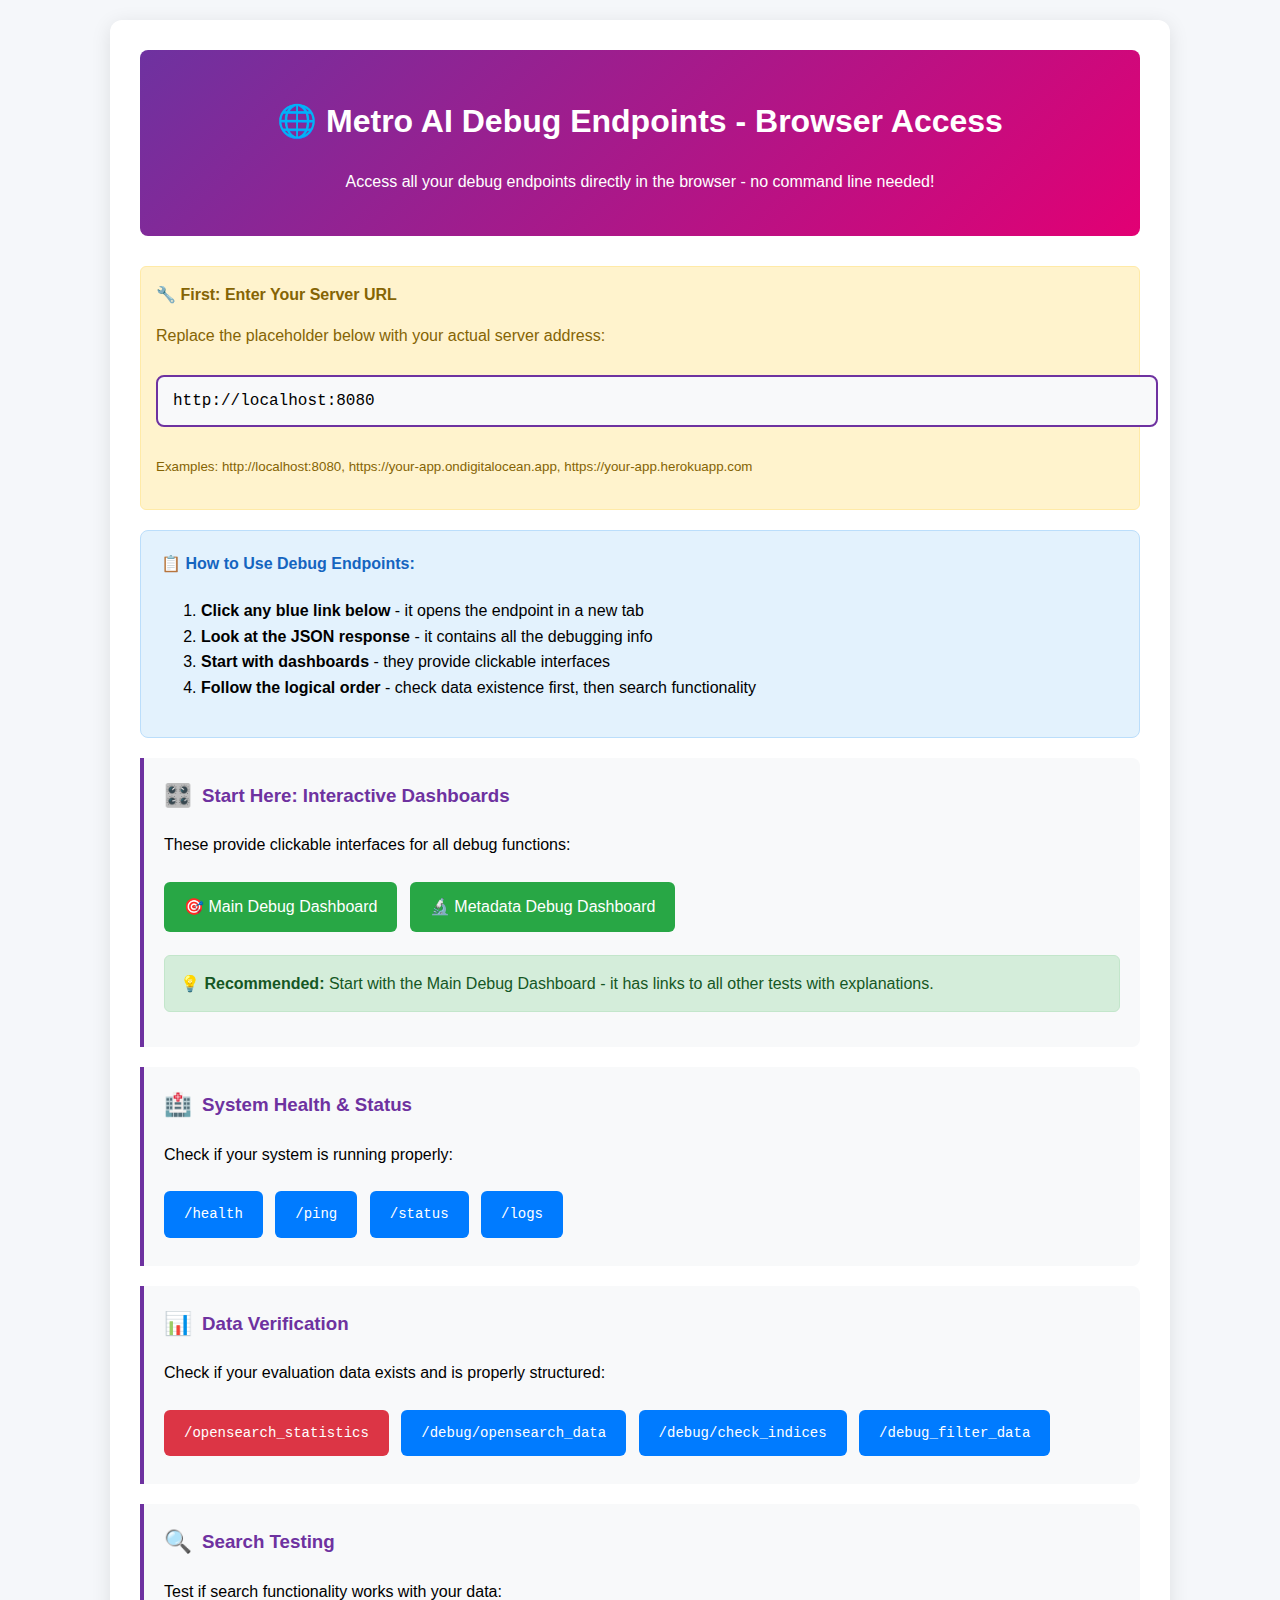
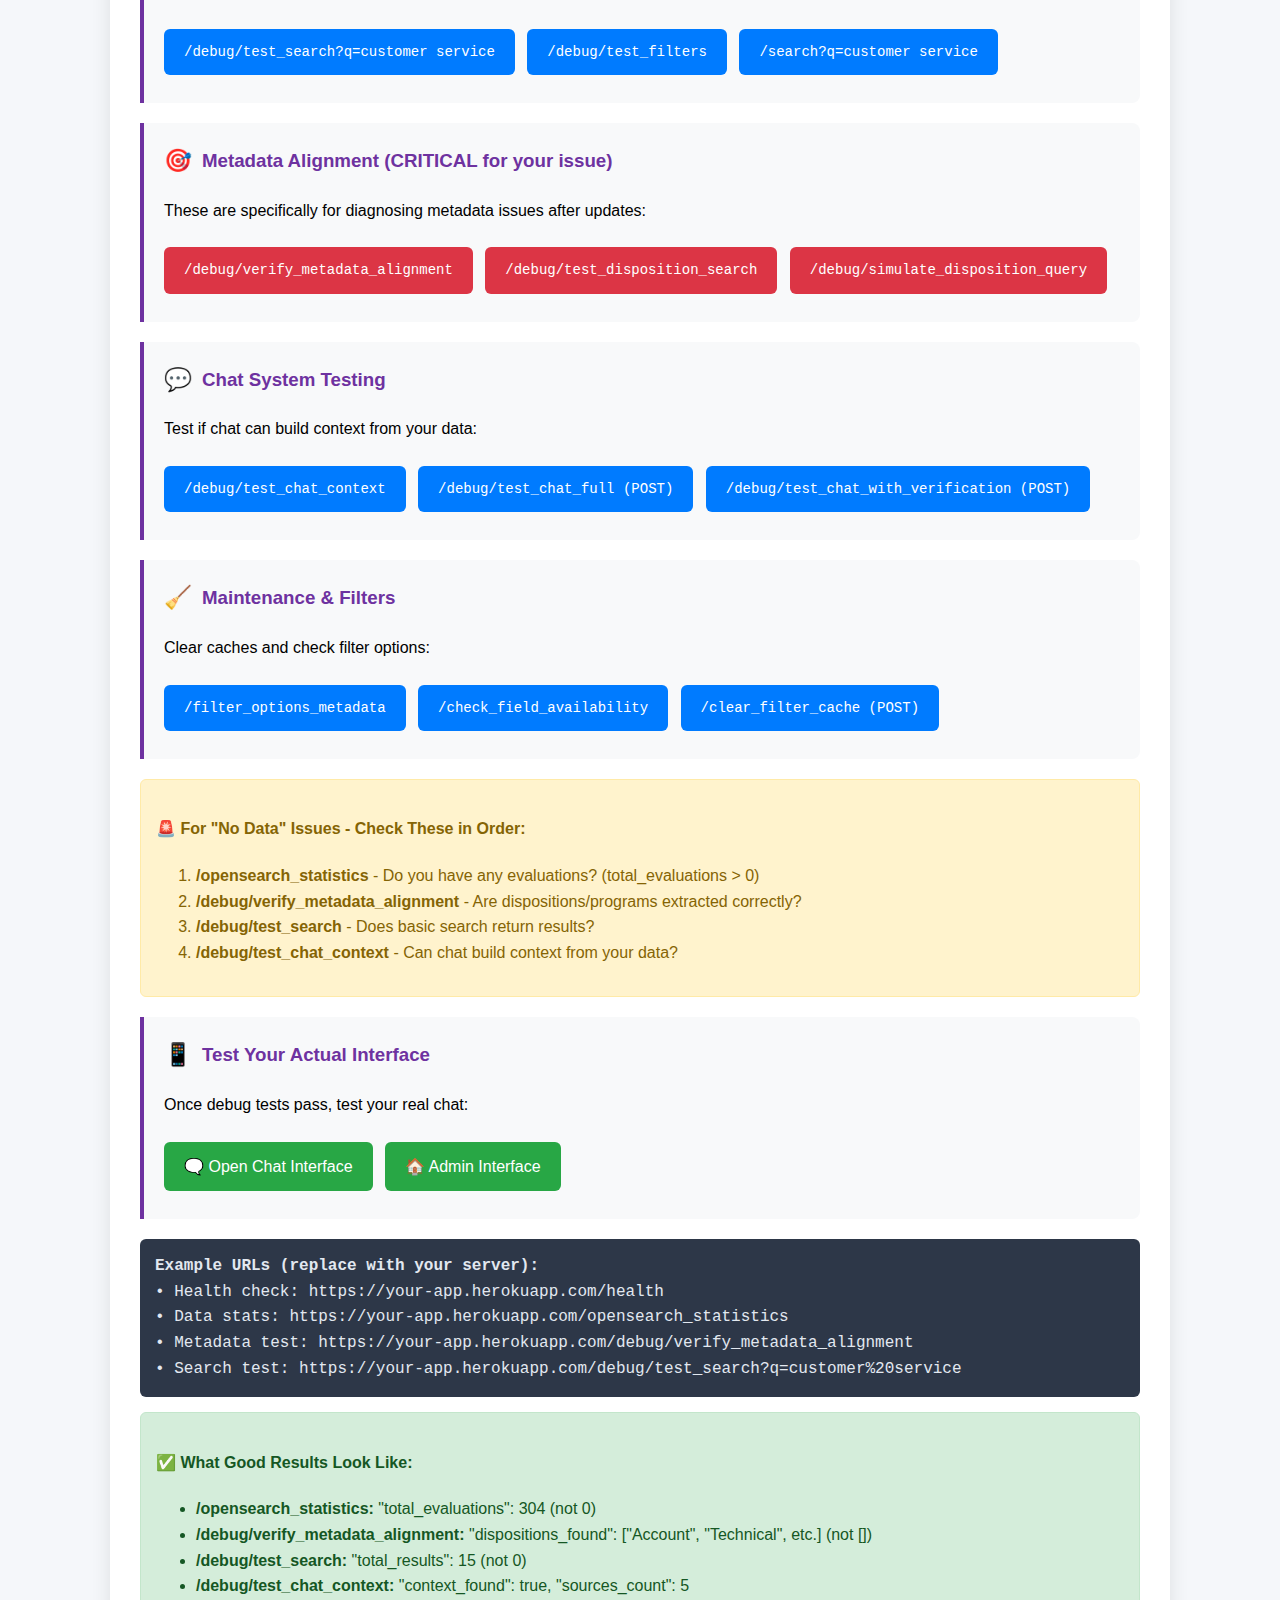
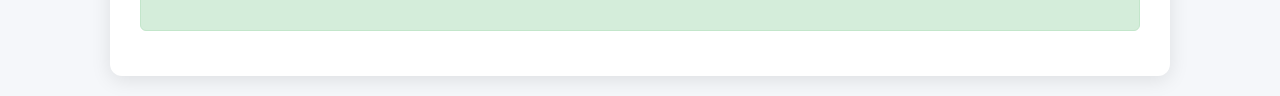
<file: static/debug_innovai.html>
<!DOCTYPE html>
<html lang="en">
<head>
    <meta charset="UTF-8">
    <meta name="viewport" content="width=device-width, initial-scale=1.0">
    <title>Metro AI Debug Endpoints - Browser Access</title>
    <style>
        body {
            font-family: 'Segoe UI', Tahoma, Geneva, Verdana, sans-serif;
            margin: 0;
            padding: 20px;
            background: #f5f7fa;
            line-height: 1.6;
        }
        .container {
            max-width: 1000px;
            margin: 0 auto;
            background: white;
            padding: 30px;
            border-radius: 12px;
            box-shadow: 0 4px 20px rgba(0,0,0,0.1);
        }
        .header {
            background: linear-gradient(135deg, #6e32a0 0%, #e20074 100%);
            color: white;
            padding: 25px;
            border-radius: 8px;
            margin-bottom: 30px;
            text-align: center;
        }
        .url-input {
            width: 100%;
            padding: 15px;
            font-size: 16px;
            border: 2px solid #6e32a0;
            border-radius: 8px;
            margin: 10px 0;
            font-family: 'Courier New', monospace;
            background: #f8f9fa;
        }
        .endpoint-section {
            background: #f8f9fa;
            border-left: 4px solid #6e32a0;
            padding: 20px;
            margin: 20px 0;
            border-radius: 0 8px 8px 0;
        }
        .endpoint-section h3 {
            color: #6e32a0;
            margin-top: 0;
            display: flex;
            align-items: center;
            gap: 10px;
        }
        .endpoint-link {
            display: inline-block;
            background: #007bff;
            color: white;
            padding: 12px 20px;
            text-decoration: none;
            border-radius: 6px;
            margin: 8px 8px 8px 0;
            font-weight: 500;
            transition: all 0.2s;
            font-family: 'Courier New', monospace;
            font-size: 14px;
        }
        .endpoint-link:hover {
            background: #0056b3;
            transform: translateY(-1px);
        }
        .endpoint-link.dashboard {
            background: #28a745;
            font-size: 16px;
            font-family: 'Segoe UI', sans-serif;
        }
        .endpoint-link.dashboard:hover {
            background: #1e7e34;
        }
        .endpoint-link.critical {
            background: #dc3545;
        }
        .endpoint-link.critical:hover {
            background: #c82333;
        }
        .steps {
            background: #e3f2fd;
            border: 1px solid #bbdefb;
            padding: 20px;
            border-radius: 8px;
            margin: 20px 0;
        }
        .steps h4 {
            color: #1565c0;
            margin-top: 0;
        }
        .example {
            background: #2d3748;
            color: #e2e8f0;
            padding: 15px;
            border-radius: 6px;
            font-family: 'Courier New', monospace;
            margin: 15px 0;
            overflow-x: auto;
        }
        .warning {
            background: #fff3cd;
            border: 1px solid #ffeaa7;
            color: #856404;
            padding: 15px;
            border-radius: 6px;
            margin: 15px 0;
        }
        .success {
            background: #d4edda;
            border: 1px solid #c3e6cb;
            color: #155724;
            padding: 15px;
            border-radius: 6px;
            margin: 15px 0;
        }
        .icon {
            font-size: 1.2em;
        }
        .copy-btn {
            background: #6c757d;
            color: white;
            border: none;
            padding: 5px 10px;
            border-radius: 4px;
            cursor: pointer;
            font-size: 12px;
            margin-left: 10px;
        }
        .copy-btn:hover {
            background: #5a6268;
        }
    </style>
</head>
<body>
    <div class="container">
        <div class="header">
            <h1>🌐 Metro AI Debug Endpoints - Browser Access</h1>
            <p>Access all your debug endpoints directly in the browser - no command line needed!</p>
        </div>

        <div class="warning">
            <strong>🔧 First: Enter Your Server URL</strong>
            <p>Replace the placeholder below with your actual server address:</p>
            <input type="text" class="url-input" id="serverUrl" value="http://localhost:8080" placeholder="http://your-server-url.com">
            <p><small>Examples: http://localhost:8080, https://your-app.ondigitalocean.app, https://your-app.herokuapp.com</small></p>
        </div>

        <div class="steps">
            <h4>📋 How to Use Debug Endpoints:</h4>
            <ol>
                <li><strong>Click any blue link below</strong> - it opens the endpoint in a new tab</li>
                <li><strong>Look at the JSON response</strong> - it contains all the debugging info</li>
                <li><strong>Start with dashboards</strong> - they provide clickable interfaces</li>
                <li><strong>Follow the logical order</strong> - check data existence first, then search functionality</li>
            </ol>
        </div>

        <div class="endpoint-section">
            <h3><span class="icon">🎛️</span>Start Here: Interactive Dashboards</h3>
            <p>These provide clickable interfaces for all debug functions:</p>
            
            <a href="#" class="endpoint-link dashboard" onclick="openEndpoint('/debug')">
                🎯 Main Debug Dashboard
            </a>
            <a href="#" class="endpoint-link dashboard" onclick="openEndpoint('/debug_metadata')">
                🔬 Metadata Debug Dashboard
            </a>
            
            <div class="success">
                <strong>💡 Recommended:</strong> Start with the Main Debug Dashboard - it has links to all other tests with explanations.
            </div>
        </div>

        <div class="endpoint-section">
            <h3><span class="icon">🏥</span>System Health & Status</h3>
            <p>Check if your system is running properly:</p>
            
            <a href="#" class="endpoint-link" onclick="openEndpoint('/health')">
                /health
            </a>
            <a href="#" class="endpoint-link" onclick="openEndpoint('/ping')">
                /ping
            </a>
            <a href="#" class="endpoint-link" onclick="openEndpoint('/status')">
                /status
            </a>
            <a href="#" class="endpoint-link" onclick="openEndpoint('/logs')">
                /logs
            </a>
        </div>

        <div class="endpoint-section">
            <h3><span class="icon">📊</span>Data Verification</h3>
            <p>Check if your evaluation data exists and is properly structured:</p>
            
            <a href="#" class="endpoint-link critical" onclick="openEndpoint('/opensearch_statistics')">
                /opensearch_statistics
            </a>
            <a href="#" class="endpoint-link" onclick="openEndpoint('/debug/opensearch_data')">
                /debug/opensearch_data
            </a>
            <a href="#" class="endpoint-link" onclick="openEndpoint('/debug/check_indices')">
                /debug/check_indices
            </a>
            <a href="#" class="endpoint-link" onclick="openEndpoint('/debug_filter_data')">
                /debug_filter_data
            </a>
        </div>

        <div class="endpoint-section">
            <h3><span class="icon">🔍</span>Search Testing</h3>
            <p>Test if search functionality works with your data:</p>
            
            <a href="#" class="endpoint-link" onclick="openEndpoint('/debug/test_search?q=customer%20service')">
                /debug/test_search?q=customer service
            </a>
            <a href="#" class="endpoint-link" onclick="openEndpoint('/debug/test_filters')">
                /debug/test_filters
            </a>
            <a href="#" class="endpoint-link" onclick="openEndpoint('/search?q=customer%20service')">
                /search?q=customer service
            </a>
        </div>

        <div class="endpoint-section">
            <h3><span class="icon">🎯</span>Metadata Alignment (CRITICAL for your issue)</h3>
            <p>These are specifically for diagnosing metadata issues after updates:</p>
            
            <a href="#" class="endpoint-link critical" onclick="openEndpoint('/debug/verify_metadata_alignment')">
                /debug/verify_metadata_alignment
            </a>
            <a href="#" class="endpoint-link critical" onclick="openEndpoint('/debug/test_disposition_search?query=call%20dispositions')">
                /debug/test_disposition_search
            </a>
            <a href="#" class="endpoint-link critical" onclick="openEndpoint('/debug/simulate_disposition_query')">
                /debug/simulate_disposition_query
            </a>
        </div>

        <div class="endpoint-section">
            <h3><span class="icon">💬</span>Chat System Testing</h3>
            <p>Test if chat can build context from your data:</p>
            
            <a href="#" class="endpoint-link" onclick="openEndpoint('/debug/test_chat_context?q=What%20are%20call%20dispositions')">
                /debug/test_chat_context
            </a>
            <a href="#" class="endpoint-link" onclick="openEndpoint('/debug/test_chat_full')">
                /debug/test_chat_full (POST)
            </a>
            <a href="#" class="endpoint-link" onclick="openEndpoint('/debug/test_chat_with_verification')">
                /debug/test_chat_with_verification (POST)
            </a>
        </div>

        <div class="endpoint-section">
            <h3><span class="icon">🧹</span>Maintenance & Filters</h3>
            <p>Clear caches and check filter options:</p>
            
            <a href="#" class="endpoint-link" onclick="openEndpoint('/filter_options_metadata')">
                /filter_options_metadata
            </a>
            <a href="#" class="endpoint-link" onclick="openEndpoint('/check_field_availability')">
                /check_field_availability
            </a>
            <a href="#" class="endpoint-link" onclick="openEndpoint('/clear_filter_cache')">
                /clear_filter_cache (POST)
            </a>
        </div>

        <div class="warning">
            <h4>🚨 For "No Data" Issues - Check These in Order:</h4>
            <ol>
                <li><strong>/opensearch_statistics</strong> - Do you have any evaluations? (total_evaluations > 0)</li>
                <li><strong>/debug/verify_metadata_alignment</strong> - Are dispositions/programs extracted correctly?</li>
                <li><strong>/debug/test_search</strong> - Does basic search return results?</li>
                <li><strong>/debug/test_chat_context</strong> - Can chat build context from your data?</li>
            </ol>
        </div>

        <div class="endpoint-section">
            <h3><span class="icon">📱</span>Test Your Actual Interface</h3>
            <p>Once debug tests pass, test your real chat:</p>
            
            <a href="#" class="endpoint-link dashboard" onclick="openEndpoint('/chat')">
                🗨️ Open Chat Interface
            </a>
            <a href="#" class="endpoint-link dashboard" onclick="openEndpoint('/')">
                🏠 Admin Interface
            </a>
        </div>

        <div class="example">
            <strong>Example URLs (replace with your server):</strong>
            <br>• Health check: https://your-app.herokuapp.com/health
            <br>• Data stats: https://your-app.herokuapp.com/opensearch_statistics  
            <br>• Metadata test: https://your-app.herokuapp.com/debug/verify_metadata_alignment
            <br>• Search test: https://your-app.herokuapp.com/debug/test_search?q=customer%20service
        </div>

        <div class="success">
            <h4>✅ What Good Results Look Like:</h4>
            <ul>
                <li><strong>/opensearch_statistics:</strong> "total_evaluations": 304 (not 0)</li>
                <li><strong>/debug/verify_metadata_alignment:</strong> "dispositions_found": ["Account", "Technical", etc.] (not [])</li>
                <li><strong>/debug/test_search:</strong> "total_results": 15 (not 0)</li>
                <li><strong>/debug/test_chat_context:</strong> "context_found": true, "sources_count": 5</li>
            </ul>
        </div>
    </div>

    <script>
        function openEndpoint(path) {
            const serverUrl = document.getElementById('serverUrl').value.trim();
            const fullUrl = serverUrl + path;
            window.open(fullUrl, '_blank');
        }

        // Update server URL in real-time for all links
        document.getElementById('serverUrl').addEventListener('input', function() {
            const serverUrl = this.value.trim();
            // You could update the href attributes here if needed
        });
    </script>
</body>
</html>
</file>
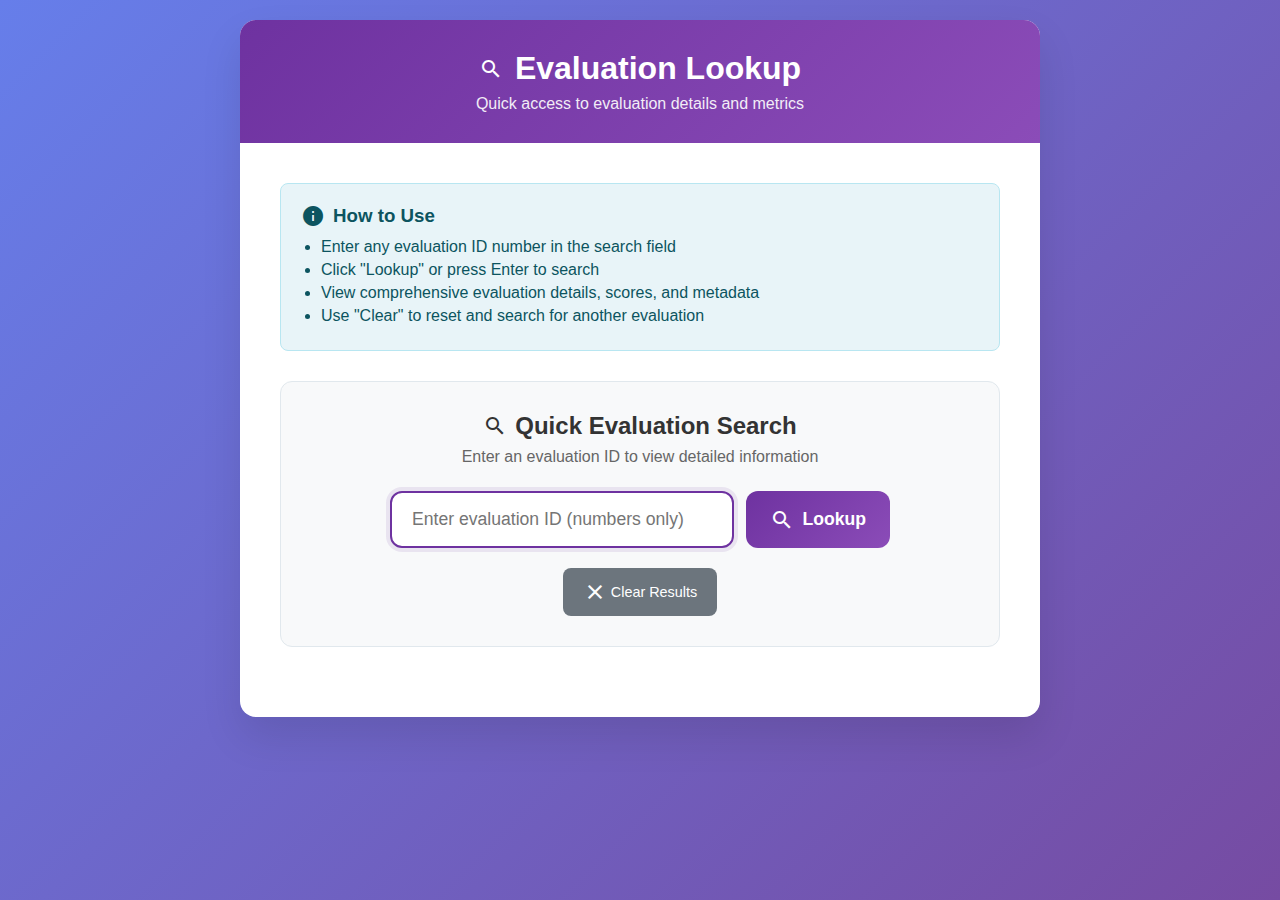
<file: static/evaluation_lookup.html>
<!DOCTYPE html>
<html lang="en">
<head>
    <meta charset="UTF-8">
    <meta name="viewport" content="width=device-width, initial-scale=1.0">
    <title>Evaluation Lookup - Ask InnovAI</title>
    <link href="https://fonts.googleapis.com/icon?family=Material+Icons" rel="stylesheet">
    <style>
        * {
            margin: 0;
            padding: 0;
            box-sizing: border-box;
        }

        body {
            font-family: -apple-system, BlinkMacSystemFont, 'Segoe UI', 'Roboto', 'Oxygen', sans-serif;
            background: linear-gradient(135deg, #667eea 0%, #764ba2 100%);
            min-height: 100vh;
            padding: 20px;
        }

        .container {
            max-width: 800px;
            margin: 0 auto;
            background: white;
            border-radius: 16px;
            box-shadow: 0 20px 40px rgba(0,0,0,0.1);
            overflow: hidden;
        }

        .header {
            background: linear-gradient(135deg, #6e32a0 0%, #8b4cb8 100%);
            color: white;
            padding: 30px;
            text-align: center;
        }

        .header h1 {
            font-size: 2rem;
            margin-bottom: 8px;
            display: flex;
            align-items: center;
            justify-content: center;
            gap: 12px;
        }

        .header p {
            opacity: 0.9;
            font-size: 1rem;
        }

        .main-content {
            padding: 40px;
        }

        .lookup-section {
            background: #f8f9fa;
            border-radius: 12px;
            padding: 30px;
            border: 1px solid #e1e8ed;
            margin-bottom: 30px;
        }

        .lookup-header {
            text-align: center;
            margin-bottom: 25px;
        }

        .lookup-header h2 {
            color: #333;
            font-size: 1.5rem;
            margin-bottom: 8px;
            display: flex;
            align-items: center;
            justify-content: center;
            gap: 8px;
        }

        .lookup-header p {
            color: #666;
            font-size: 1rem;
        }

        .input-group {
            display: flex;
            gap: 12px;
            max-width: 500px;
            margin: 0 auto 20px;
        }

        .lookup-input {
            flex: 1;
            padding: 16px 20px;
            border: 2px solid #ddd;
            border-radius: 12px;
            font-size: 1.1rem;
            outline: none;
            transition: all 0.3s ease;
        }

        .lookup-input:focus {
            border-color: #6e32a0;
            box-shadow: 0 0 0 4px rgba(110, 50, 160, 0.1);
        }

        .lookup-btn {
            padding: 16px 24px;
            background: linear-gradient(135deg, #6e32a0 0%, #8b4cb8 100%);
            color: white;
            border: none;
            border-radius: 12px;
            cursor: pointer;
            font-size: 1.1rem;
            font-weight: 600;
            transition: all 0.3s ease;
            display: flex;
            align-items: center;
            gap: 8px;
            min-width: 120px;
            justify-content: center;
        }

        .lookup-btn:hover {
            transform: translateY(-2px);
            box-shadow: 0 8px 25px rgba(110, 50, 160, 0.3);
        }

        .lookup-btn:disabled {
            opacity: 0.6;
            cursor: not-allowed;
            transform: none;
            box-shadow: none;
        }

        .clear-btn {
            background: #6c757d;
            color: white;
            border: none;
            padding: 12px 20px;
            border-radius: 8px;
            cursor: pointer;
            font-size: 0.9rem;
            transition: all 0.2s ease;
            display: flex;
            align-items: center;
            gap: 4px;
            margin: 0 auto;
        }

        .clear-btn:hover {
            background: #5a6268;
            transform: translateY(-1px);
        }

        .results-container {
            margin-top: 30px;
        }

        .results-container.hidden {
            display: none;
        }

        .evaluation-card {
            background: white;
            border: 1px solid #e1e8ed;
            border-radius: 12px;
            padding: 30px;
            box-shadow: 0 4px 12px rgba(0,0,0,0.1);
            animation: slideIn 0.3s ease;
        }

        @keyframes slideIn {
            from {
                opacity: 0;
                transform: translateY(20px);
            }
            to {
                opacity: 1;
                transform: translateY(0);
            }
        }

        .card-header {
            text-align: center;
            margin-bottom: 25px;
            padding-bottom: 20px;
            border-bottom: 2px solid #f1f3f4;
        }

        .card-title {
            color: #333;
            font-size: 1.3rem;
            font-weight: 600;
            margin-bottom: 5px;
        }

        .evaluation-grid {
            display: grid;
            grid-template-columns: repeat(auto-fit, minmax(250px, 1fr));
            gap: 20px;
            margin-bottom: 25px;
        }

        .eval-field {
            background: #f8f9fa;
            border-radius: 8px;
            padding: 16px;
            transition: all 0.2s ease;
        }

        .eval-field:hover {
            background: #e9ecef;
            transform: translateY(-1px);
        }

        .eval-label {
            font-size: 0.85rem;
            color: #666;
            font-weight: 600;
            margin-bottom: 6px;
            text-transform: uppercase;
            letter-spacing: 0.5px;
        }

        .eval-value {
            font-size: 1rem;
            color: #333;
            font-weight: 600;
            word-break: break-word;
        }

        .eval-value.score {
            color: #28a745;
            font-size: 1.3rem;
        }

        .eval-value.empty {
            color: #999;
            font-style: italic;
            font-weight: normal;
        }

        .eval-value.url a {
            color: #6e32a0;
            text-decoration: none;
            word-break: break-all;
        }

        .eval-value.url a:hover {
            text-decoration: underline;
        }

        .error-card {
            background: #fff5f5;
            border: 2px solid #fed7d7;
            color: #e53e3e;
            padding: 25px;
            border-radius: 12px;
            text-align: center;
            animation: slideIn 0.3s ease;
        }

        .error-icon {
            font-size: 3rem;
            margin-bottom: 15px;
            display: block;
        }

        .error-title {
            font-size: 1.2rem;
            font-weight: 600;
            margin-bottom: 10px;
        }

        .error-message {
            font-size: 0.95rem;
            margin-bottom: 20px;
            opacity: 0.8;
        }

        .retry-btn {
            background: #e53e3e;
            color: white;
            border: none;
            padding: 12px 20px;
            border-radius: 8px;
            cursor: pointer;
            font-size: 0.9rem;
            display: inline-flex;
            align-items: center;
            gap: 6px;
            transition: all 0.2s ease;
        }

        .retry-btn:hover {
            background: #c53030;
            transform: translateY(-1px);
        }

        .loading-card {
            text-align: center;
            padding: 40px;
            color: #666;
            animation: slideIn 0.3s ease;
        }

        .loading-icon {
            font-size: 3rem;
            margin-bottom: 15px;
            display: block;
            animation: spin 1s linear infinite;
        }

        @keyframes spin {
            from { transform: rotate(0deg); }
            to { transform: rotate(360deg); }
        }

        .instructions {
            background: #e8f4f8;
            border: 1px solid #b8e6f1;
            border-radius: 8px;
            padding: 20px;
            margin-bottom: 30px;
        }

        .instructions h3 {
            color: #0c5460;
            margin-bottom: 10px;
            display: flex;
            align-items: center;
            gap: 8px;
        }

        .instructions ul {
            color: #0c5460;
            padding-left: 20px;
        }

        .instructions li {
            margin-bottom: 5px;
        }

        @media (max-width: 768px) {
            body {
                padding: 10px;
            }

            .main-content {
                padding: 20px;
            }

            .lookup-section {
                padding: 20px;
            }

            .input-group {
                flex-direction: column;
            }

            .evaluation-grid {
                grid-template-columns: 1fr;
            }

            .header h1 {
                font-size: 1.5rem;
            }
        }
    </style>
</head>
<body>
    <div class="container">
        <div class="header">
            <h1>
                <span class="material-icons">search</span>
                Evaluation Lookup
            </h1>
            <p>Quick access to evaluation details and metrics</p>
        </div>

        <div class="main-content">
            <div class="instructions">
                <h3>
                    <span class="material-icons">info</span>
                    How to Use
                </h3>
                <ul>
                    <li>Enter any evaluation ID number in the search field</li>
                    <li>Click "Lookup" or press Enter to search</li>
                    <li>View comprehensive evaluation details, scores, and metadata</li>
                    <li>Use "Clear" to reset and search for another evaluation</li>
                </ul>
            </div>

            <div class="lookup-section">
                <div class="lookup-header">
                    <h2>
                        <span class="material-icons">search</span>
                        Quick Evaluation Search
                    </h2>
                    <p>Enter an evaluation ID to view detailed information</p>
                </div>

                <div class="input-group">
                    <input type="text" 
                        id="evaluationIdInput" 
                        class="lookup-input"
                        placeholder="Enter evaluation ID (numbers only)"
                        oninput="this.value = this.value.replace(/[^0-9]/g, '')"
                        onkeydown="handleEvaluationLookupKeyPress(event)">
                    <button class="lookup-btn" id="lookupBtn" onclick="lookupEvaluation()">
                        <span class="material-icons">search</span>
                        Lookup
                    </button>
                </div>

                <button class="clear-btn" onclick="clearEvaluationLookup()">
                    <span class="material-icons">clear</span>
                    Clear Results
                </button>
            </div>

            <div id="evaluationResults" class="results-container hidden"></div>
        </div>
    </div>

    <script>
        // Auto-focus the input when page loads
        document.addEventListener('DOMContentLoaded', function() {
            const input = document.getElementById('evaluationIdInput');
            if (input) {
                input.focus();
            }
            console.log("🔍 Evaluation Lookup page loaded");
        });

        async function lookupEvaluation() {
            const input = document.getElementById('evaluationIdInput');
            const resultsContainer = document.getElementById('evaluationResults');
            const lookupBtn = document.getElementById('lookupBtn');
            
            if (!input || !resultsContainer || !lookupBtn) {
                console.error("Required elements not found");
                return;
            }

            const evaluationId = input.value.trim();
            
            if (!evaluationId) {
                alert('Please enter an evaluation ID');
                input.focus();
                return;
            }

            console.log(`🔍 Looking up evaluation ID: ${evaluationId}`);
            
            // Show loading state
            lookupBtn.disabled = true;
            resultsContainer.classList.remove('hidden');
            resultsContainer.innerHTML = `
                <div class="loading-card">
                    <span class="material-icons loading-icon">hourglass_empty</span>
                    <div style="font-size: 1.1rem; margin-bottom: 8px;">Searching for evaluation ${evaluationId}</div>
                    <div style="font-size: 0.9rem; opacity: 0.7;">Please wait while we retrieve the data...</div>
                </div>
            `;

            try {
                const response = await fetch(`/debug/lookup_evaluation?eval_id=${evaluationId}`);
                const data = await response.json();

                if (data.success && data.evaluation) {
                    displayEvaluationResult(data.evaluation);
                } else {
                    displayEvaluationError(data.error || 'Evaluation not found', evaluationId);
                }
            } catch (error) {
                console.error('Lookup error:', error);
                displayEvaluationError(`Network error: ${error.message}`, evaluationId);
            } finally {
                lookupBtn.disabled = false;
            }
        }

        function displayEvaluationResult(evalData) {
            const resultsContainer = document.getElementById('evaluationResults');
            
            resultsContainer.innerHTML = `
                <div class="evaluation-card">
                    <div class="card-header">
                        <div class="card-title">Evaluation ${evalData.evaluationId}</div>
                        <div style="color: #666; font-size: 0.9rem;">Complete evaluation details and metrics</div>
                    </div>

                    <!-- Key Metrics -->
                    <div class="evaluation-grid">
                        <div class="eval-field">
                            <div class="eval-label">Weighted Score</div>
                            <div class="eval-value score">
                                ${evalData.weighted_score}%
                            </div>
                        </div>
                        
                        <div class="eval-field">
                            <div class="eval-label">Internal ID</div>
                            <div class="eval-value ${evalData.internalId ? '' : 'empty'}">
                                ${evalData.internalId || 'Not available'}
                            </div>
                        </div>
                        
                        <div class="eval-field">
                            <div class="eval-label">Call Date</div>
                            <div class="eval-value ${evalData.call_date ? '' : 'empty'}">
                                ${evalData.call_date ? new Date(evalData.call_date).toLocaleDateString() : 'Not available'}
                            </div>
                        </div>

                        <div class="eval-field">
                            <div class="eval-label">Evaluation URL</div>
                            <div class="eval-value url ${evalData.url ? '' : 'empty'}">
                                ${evalData.url ? `<a href="${evalData.url}" target="_blank">Open Evaluation</a>` : 'Not available'}
                            </div>
                        </div>
                    </div>

                    <!-- Template Information -->
                    <div class="evaluation-grid">
                        <div class="eval-field">
                            <div class="eval-label">Template ID</div>
                            <div class="eval-value ${evalData.template_id ? '' : 'empty'}">
                                ${evalData.template_id || 'Not available'}
                            </div>
                        </div>
                        
                        <div class="eval-field">
                            <div class="eval-label">Template Name</div>
                            <div class="eval-value ${evalData.template_name ? '' : 'empty'}">
                                ${evalData.template_name || 'Not available'}
                            </div>
                        </div>
                        
                        <div class="eval-field">
                            <div class="eval-label">Language</div>
                            <div class="eval-value ${evalData.language ? '' : 'empty'}">
                                ${evalData.language || 'Not specified'}
                            </div>
                        </div>

                        <div class="eval-field">
                            <div class="eval-label">Program</div>
                            <div class="eval-value ${evalData.program ? '' : 'empty'}">
                                ${evalData.program || 'Not specified'}
                            </div>
                        </div>
                    </div>

                    <!-- Organization & Agent Information -->
                    <div class="evaluation-grid">
                        <div class="eval-field">
                            <div class="eval-label">Partner</div>
                            <div class="eval-value ${evalData.partner ? '' : 'empty'}">
                                ${evalData.partner || 'Not specified'}
                            </div>
                        </div>

                        <div class="eval-field">
                            <div class="eval-label">Site</div>
                            <div class="eval-value ${evalData.site ? '' : 'empty'}">
                                ${evalData.site || 'Not specified'}
                            </div>
                        </div>
                        
                        <div class="eval-field">
                            <div class="eval-label">Agent Name</div>
                            <div class="eval-value ${evalData.agent_name ? '' : 'empty'}">
                                ${evalData.agent_name || 'Not available'}
                            </div>
                        </div>
                        
                        <div class="eval-field">
                            <div class="eval-label">Call Disposition</div>
                            <div class="eval-value ${evalData.disposition ? '' : 'empty'}">
                                ${evalData.disposition || 'Not available'}
                            </div>
                        </div>
                    </div>
                </div>
            `;
            
            console.log(`✅ Successfully displayed evaluation ${evalData.evaluationId}`);
        }

        function displayEvaluationError(error, evaluationId) {
            const resultsContainer = document.getElementById('evaluationResults');
            
            resultsContainer.innerHTML = `
                <div class="error-card">
                    <span class="material-icons error-icon">error</span>
                    <div class="error-title">Evaluation ${evaluationId} Not Found</div>
                    <div class="error-message">${error}</div>
                    <button class="retry-btn" onclick="lookupEvaluation()">
                        <span class="material-icons">refresh</span>
                        Try Again
                    </button>
                </div>
            `;
        }

        function clearEvaluationLookup() {
            const input = document.getElementById('evaluationIdInput');
            const resultsContainer = document.getElementById('evaluationResults');
            
            if (input) {
                input.value = '';
                input.focus();
            }
            
            if (resultsContainer) {
                resultsContainer.classList.add('hidden');
                resultsContainer.innerHTML = '';
            }

            console.log("🧹 Evaluation lookup cleared");
        }

        function handleEvaluationLookupKeyPress(event) {
            if (event.key === 'Enter') {
                event.preventDefault();
                lookupEvaluation();
            }
        }
    </script>
</body>
</html>
</file>
